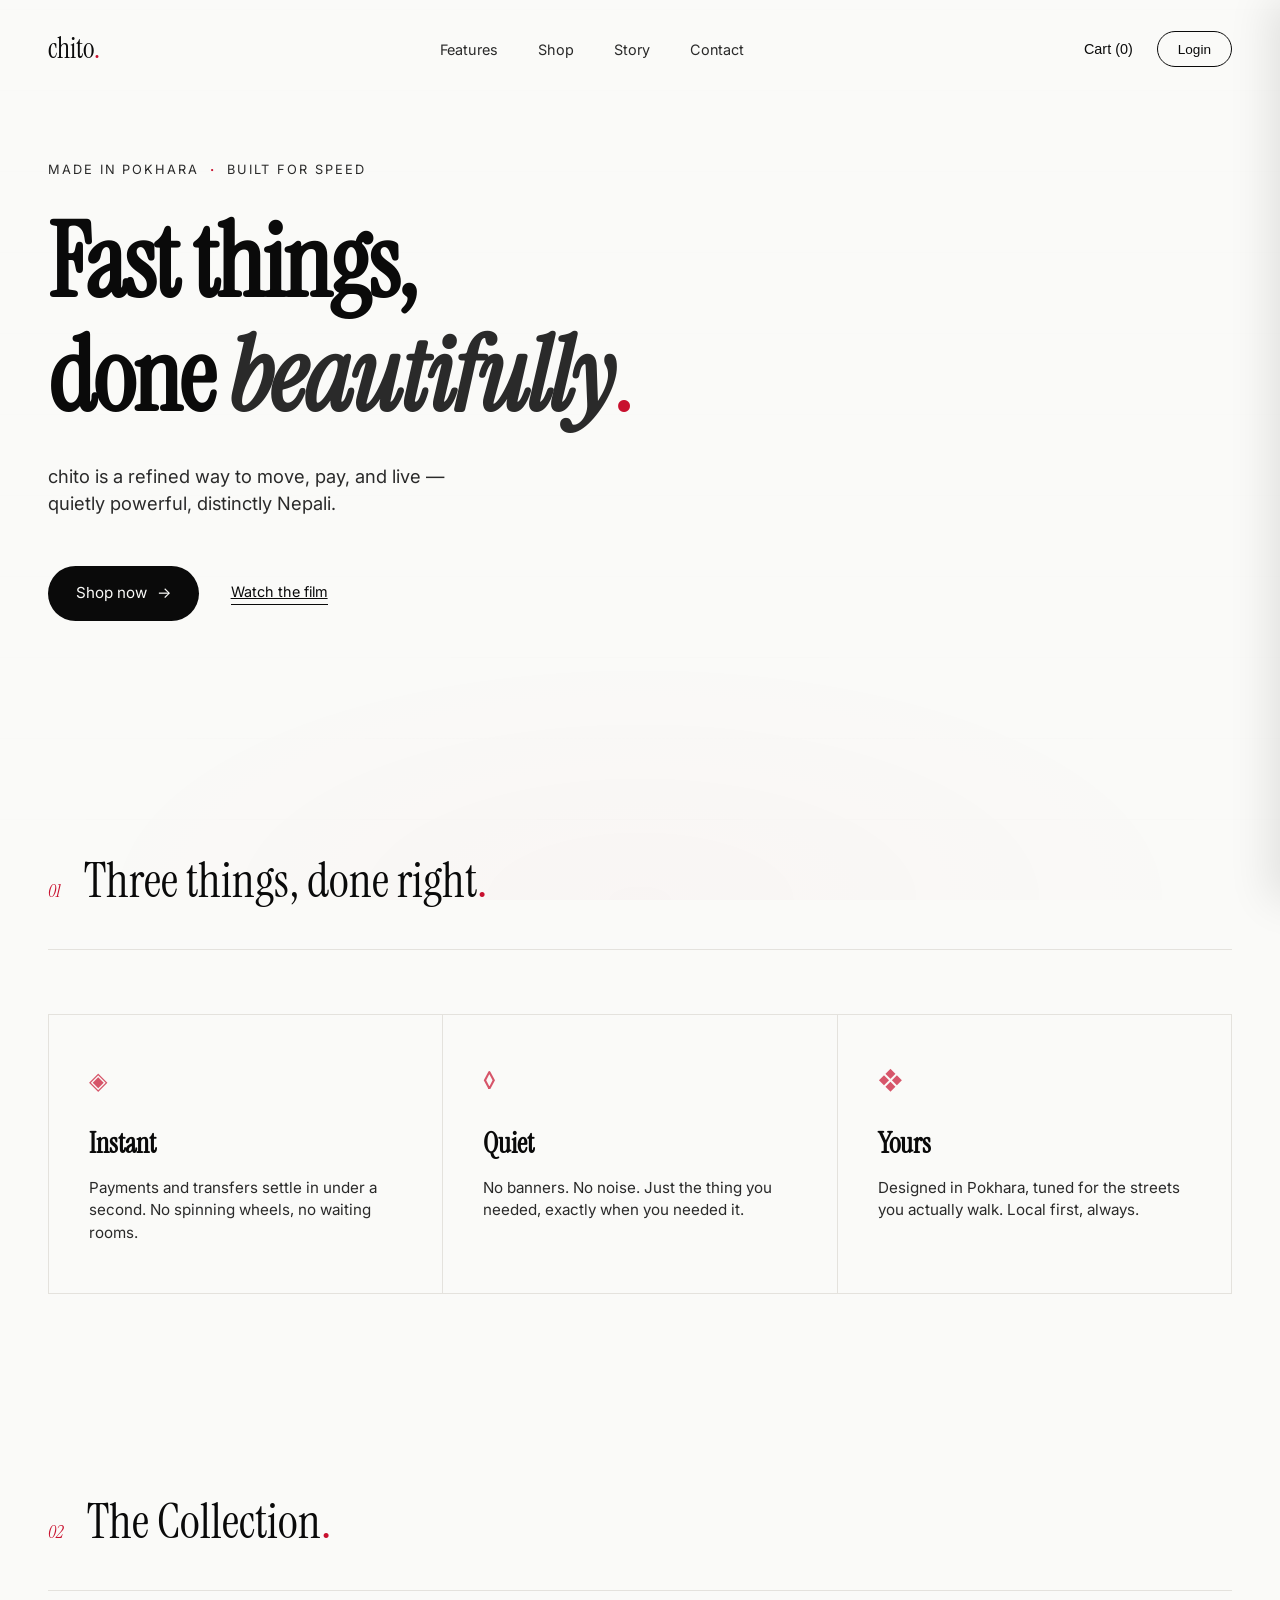
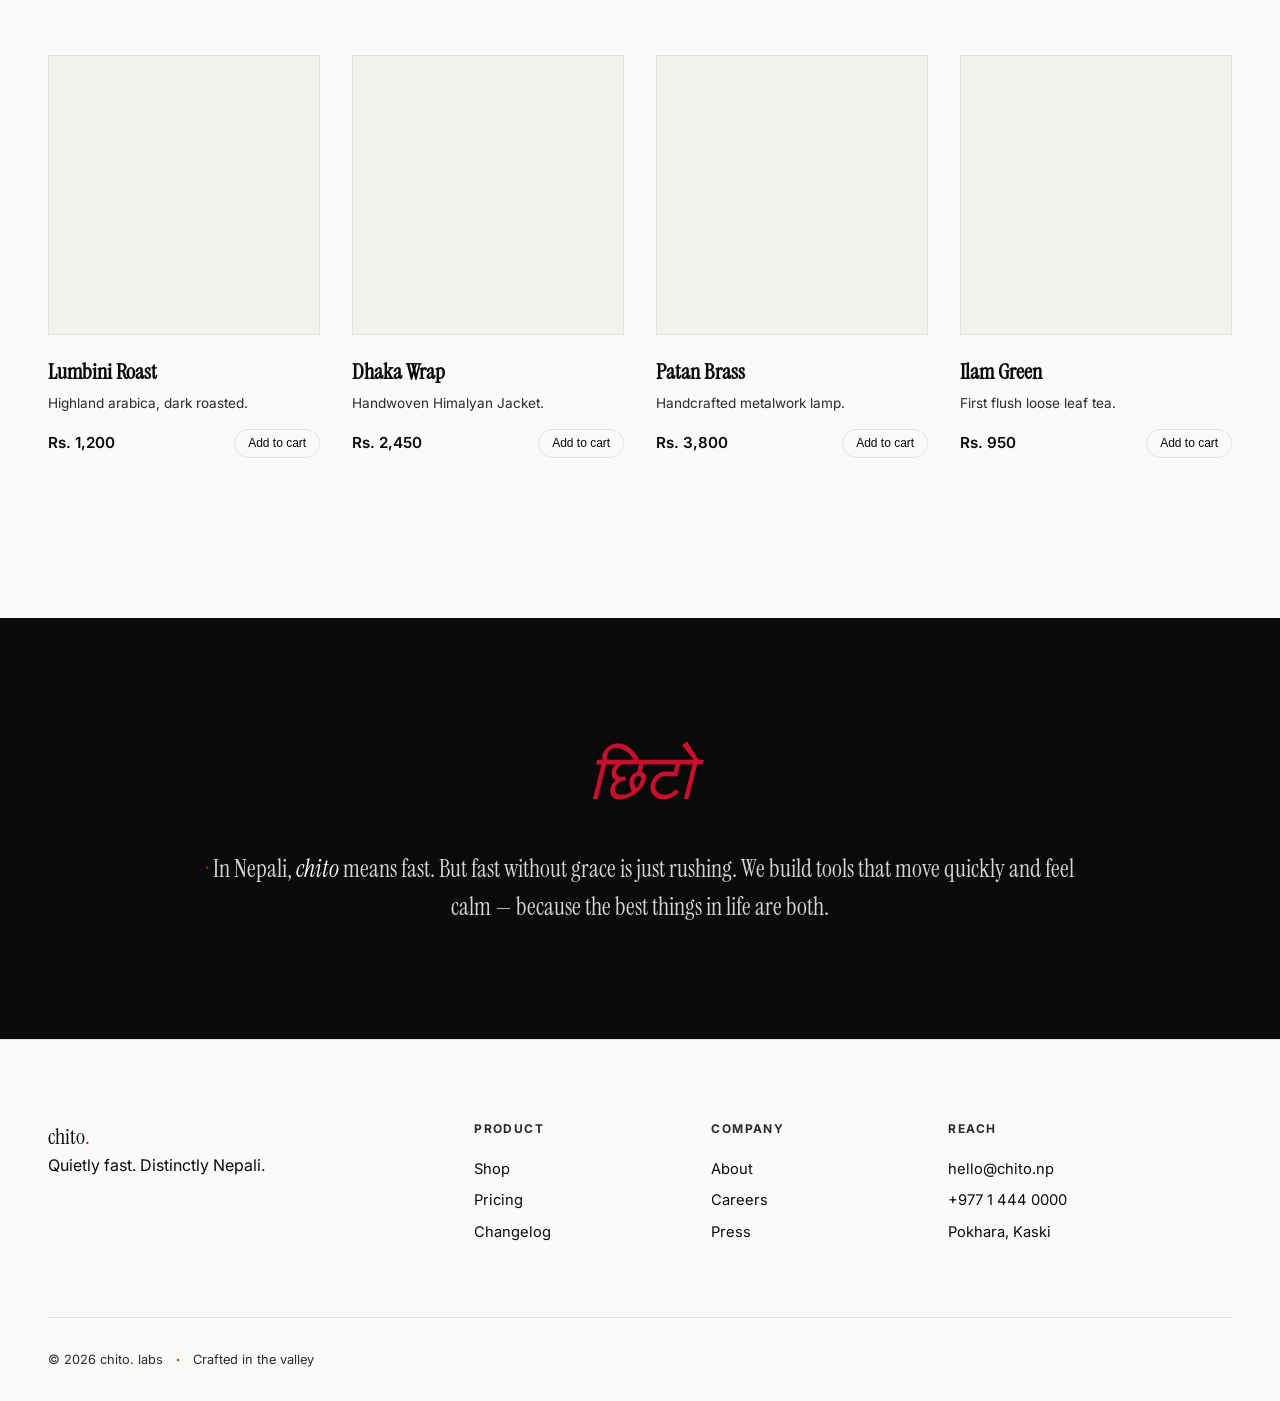
<file: index.html>
<!DOCTYPE html>
<html lang="en">
<head>
  <meta charset="UTF-8" />
  <meta name="viewport" content="width=device-width, initial-scale=1.0" />
  <title>chito. — fast, refined, nepali</title>
  <link rel="preconnect" href="https://fonts.googleapis.com" />
  <link rel="preconnect" href="https://fonts.gstatic.com" crossorigin />
  <link href="https://fonts.googleapis.com/css2?family=Instrument+Serif:ital@0;1&family=Inter:wght@300;400;500;600&display=swap" rel="stylesheet" />
  <link rel="stylesheet" href="style.css" />
</head>
<body>

  <div class="contour-bg" aria-hidden="true"></div>

  <!-- nav -->
  <nav class="nav" id="nav">
    <div class="nav-inner">
      <a href="#" class="logo" aria-label="chito home">chito<span class="dot">.</span></a>
      <ul class="nav-links" id="nav-links">
        <li><a href="#features">Features</a></li>
        <li><a href="#shop">Shop</a></li>
        <li><a href="#story">Story</a></li>
        <li><a href="#contact">Contact</a></li>
      </ul>
      <div class="nav-right">
        <button class="btn-text" id="cart-btn">Cart <span id="cart-count">(0)</span></button>
        <button class="btn-ghost" id="login-btn">Login</button>
        <button class="menu-toggle" id="menu-toggle" aria-label="Toggle menu">
          <span></span><span></span>
        </button>
      </div>
    </div>
  </nav>

  <!-- hero -->
  <header class="hero">
    <p class="eyebrow">Made in Pokhara <span class="dot-mini">·</span> built for speed</p>
    <h1 class="hero-title">Fast things,<br/>done <em>beautifully</em><span class="dot dot-lg">.</span></h1>
    <p class="hero-sub">chito is a refined way to move, pay, and live — quietly powerful, distinctly Nepali.</p>
    <div class="hero-actions">
      <a href="#shop" class="btn-primary">Shop now <span class="arrow">→</span></a>
      <a href="#story" class="btn-text">Watch the film</a>
    </div>
  </header>

  <!-- features -->
  <section id="features" class="features" data-reveal>
    <div class="section-head">
      <span class="section-num">01</span>
      <h2>Three things, done right<span class="dot">.</span></h2>
    </div>
    <div class="feature-grid">
      <article class="feature-card"><div class="card-icon">◈</div><h3>Instant</h3><p>Payments and transfers settle in under a second. No spinning wheels, no waiting rooms.</p></article>
      <article class="feature-card"><div class="card-icon">◊</div><h3>Quiet</h3><p>No banners. No noise. Just the thing you needed, exactly when you needed it.</p></article>
      <article class="feature-card"><div class="card-icon">❖</div><h3>Yours</h3><p>Designed in Pokhara, tuned for the streets you actually walk. Local first, always.</p></article>
    </div>
  </section>

  <!-- shop -->
  <section id="shop" class="shop" data-reveal>
    <div class="section-head">
      <span class="section-num">02</span>
      <h2>The Collection<span class="dot">.</span></h2>
    </div>
    <div class="product-grid">
      <article class="product-card">
        <div class="product-img" style="background-image: url('https://images.unsplash.com/photo-1559056199-641a0ac8b55e?q=80&w=800&auto=format&fit=crop');"></div>
        <div class="product-info">
          <h3>Lumbini Roast</h3><p>Highland arabica, dark roasted.</p>
          <div class="product-action">
            <span class="price">Rs. 1,200</span>
            <button class="add-cart" data-name="Lumbini Roast" data-price="1200">Add to cart</button>
          </div>
        </div>
      </article>
      <article class="product-card">
        <div class="product-img" style="background-image: url('https://images.unsplash.com/photo-1601924994987-69e26d50dc26?q=80&w=800&auto=format&fit=crop');"></div>
        <div class="product-info">
          <h3>Dhaka Wrap</h3><p>Handwoven Himalyan Jacket.</p>
          <div class="product-action">
            <span class="price">Rs. 2,450</span>
            <button class="add-cart" data-name="Dhaka Wrap" data-price="2450">Add to cart</button>
          </div>
        </div>
      </article>
      <article class="product-card">
        <div class="product-img" style="background-image: url('https://images.unsplash.com/photo-1565193566173-7a0ee3dbe261?q=80&w=800&auto=format&fit=crop');"></div>
        <div class="product-info">
          <h3>Patan Brass</h3><p>Handcrafted metalwork lamp.</p>
          <div class="product-action">
            <span class="price">Rs. 3,800</span>
            <button class="add-cart" data-name="Patan Brass" data-price="3800">Add to cart</button>
          </div>
        </div>
      </article>
      <article class="product-card">
        <div class="product-img" style="background-image: url('https://images.unsplash.com/photo-1597318181409-cf64d0b5d8a2?q=80&w=800&auto=format&fit=crop');"></div>
        <div class="product-info">
          <h3>Ilam Green</h3><p>First flush loose leaf tea.</p>
          <div class="product-action">
            <span class="price">Rs. 950</span>
            <button class="add-cart" data-name="Ilam Green" data-price="950">Add to cart</button>
          </div>
        </div>
      </article>
    </div>
  </section>

  <!-- story -->
  <section id="story" class="story" data-reveal>
    <div class="story-inner">
      <p class="devanagari">छिटो</p>
      <p class="story-text"><span class="dot">·</span> In Nepali, <em>chito</em> means fast. But fast without grace is just rushing. We build tools that move quickly and feel calm — because the best things in life are both.</p>
    </div>
  </section>

  <!-- footer -->
  <footer id="contact" class="footer" data-reveal>
    <div class="footer-grid">
      <div><a href="#" class="logo logo-sm">chito<span class="dot">.</span></a><p class="footer-tag">Quietly fast. Distinctly Nepali.</p></div>
      <div class="footer-col"><h4>Product</h4><a href="#shop">Shop</a><a href="#">Pricing</a><a href="#">Changelog</a></div>
      <div class="footer-col"><h4>Company</h4><a href="#">About</a><a href="#">Careers</a><a href="#">Press</a></div>
      <div class="footer-col"><h4>Reach</h4><a href="mailto:hello@chito.np">hello@chito.np</a><a href="#">+977 1 444 0000</a><a href="#">Pokhara, Kaski</a></div>
    </div>
    <div class="footer-base"><span>© 2026 chito<span class="dot">.</span> labs</span><span class="dot-mini">·</span><span>Crafted in the valley</span></div>
  </footer>

  <!-- AUTH MODAL (Login / Signup) -->
  <div class="modal-overlay" id="auth-modal">
    <div class="modal-card">
      <button class="modal-close" id="auth-close">×</button>
      <div class="auth-tabs">
        <button class="auth-tab active" id="tab-login">Sign In</button>
        <button class="auth-tab" id="tab-signup">Sign Up</button>
      </div>
      <form class="login-form" id="auth-form">
        <div class="input-group name-group" id="name-group" style="display: none;">
          <label>Full Name</label>
          <input type="text" placeholder="Ram Sharma" required />
        </div>
        <div class="input-group">
          <label>Email</label>
          <input type="email" placeholder="you@chito.np" required />
        </div>
        <div class="input-group">
          <label>Password</label>
          <input type="password" placeholder="••••••••" required />
        </div>
        <button type="submit" class="btn-primary modal-submit" id="auth-submit">Sign in <span class="arrow">→</span></button>
      </form>
    </div>
  </div>

  <!-- CART DRAWER -->
  <div class="cart-overlay" id="cart-overlay"></div>
  <aside class="cart-drawer" id="cart-drawer">
    <div class="cart-header">
      <h3>Your Cart</h3>
      <button class="cart-close" id="cart-close">×</button>
    </div>
    <div class="cart-items" id="cart-items">
      <p class="cart-empty">Your cart is empty.<br/>Add something beautiful.</p>
    </div>
    <div class="cart-footer">
      <div class="cart-total"><span>Subtotal</span> <span id="cart-total-price">Rs. 0</span></div>
      <button class="btn-primary checkout-btn" id="checkout-btn">Checkout <span class="arrow">→</span></button>
    </div>
  </aside>

  <script src="script.js"></script>
</body>
</html>
</file>
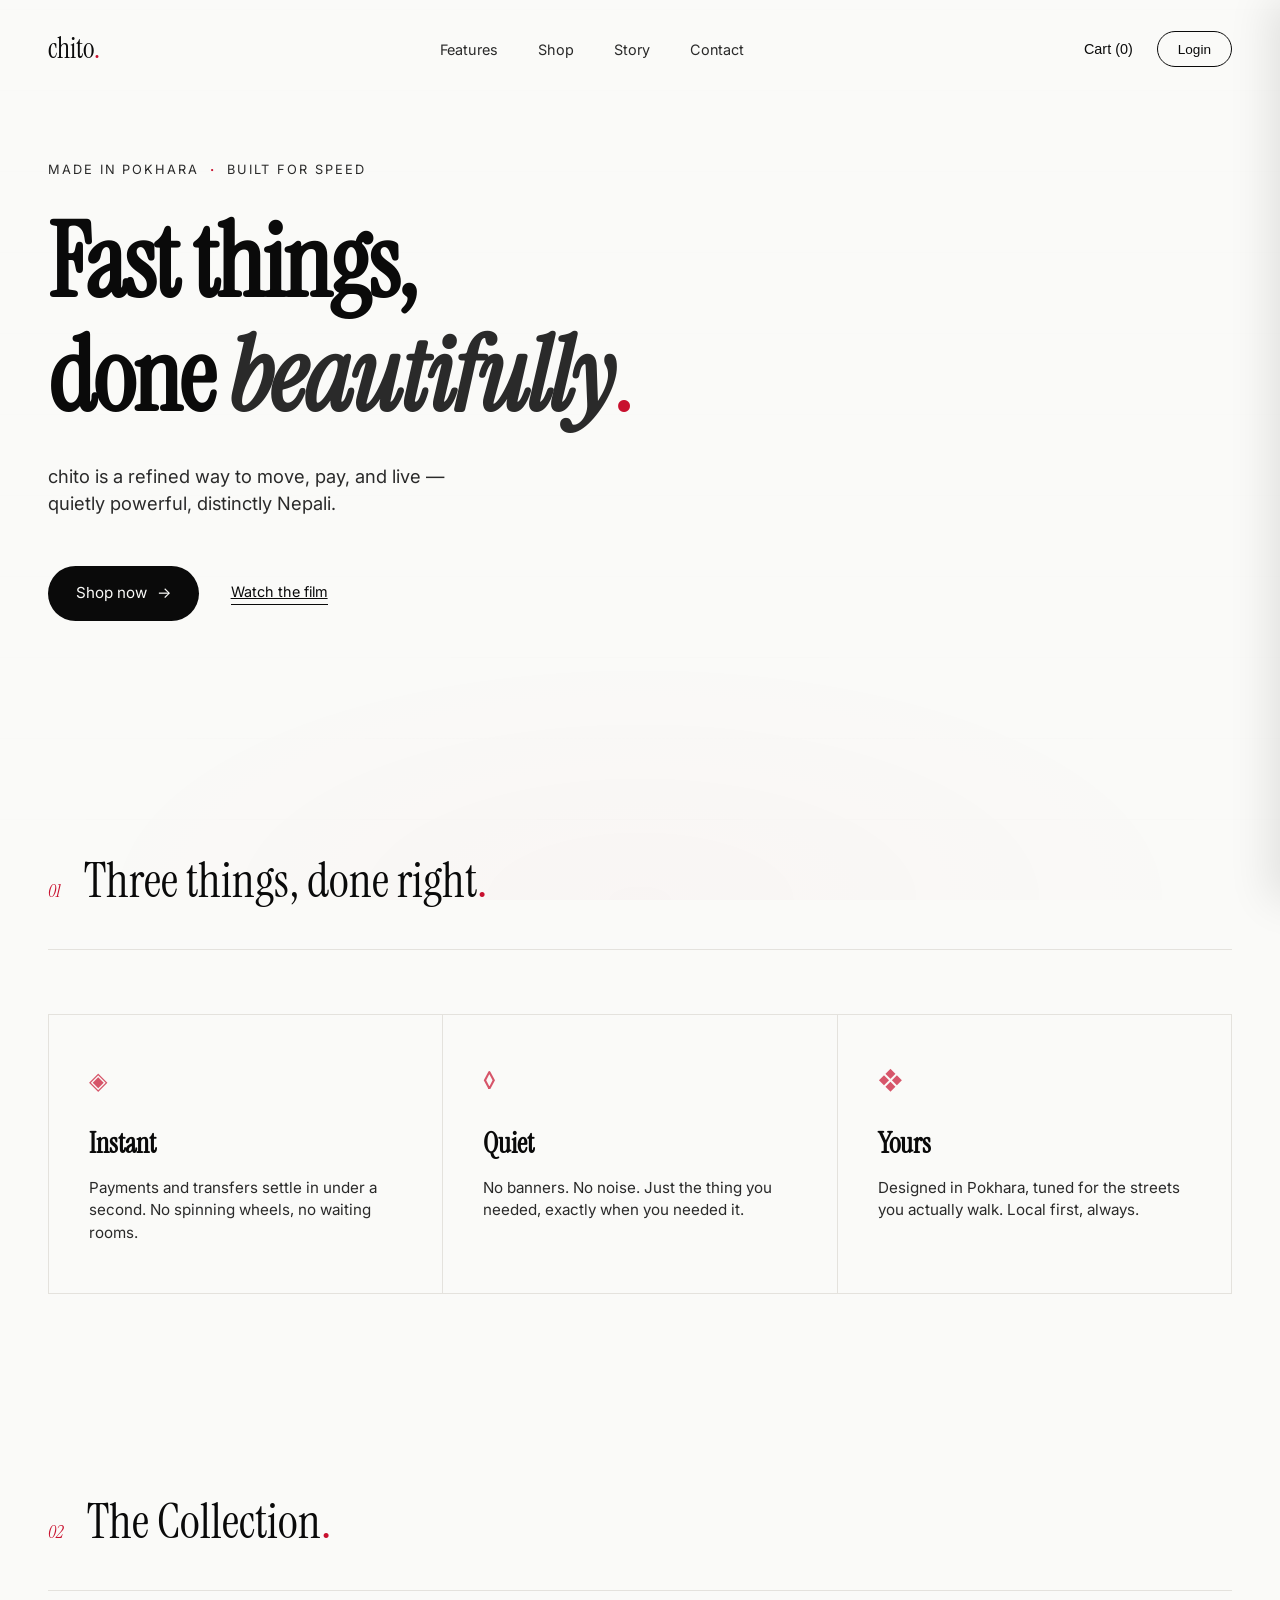
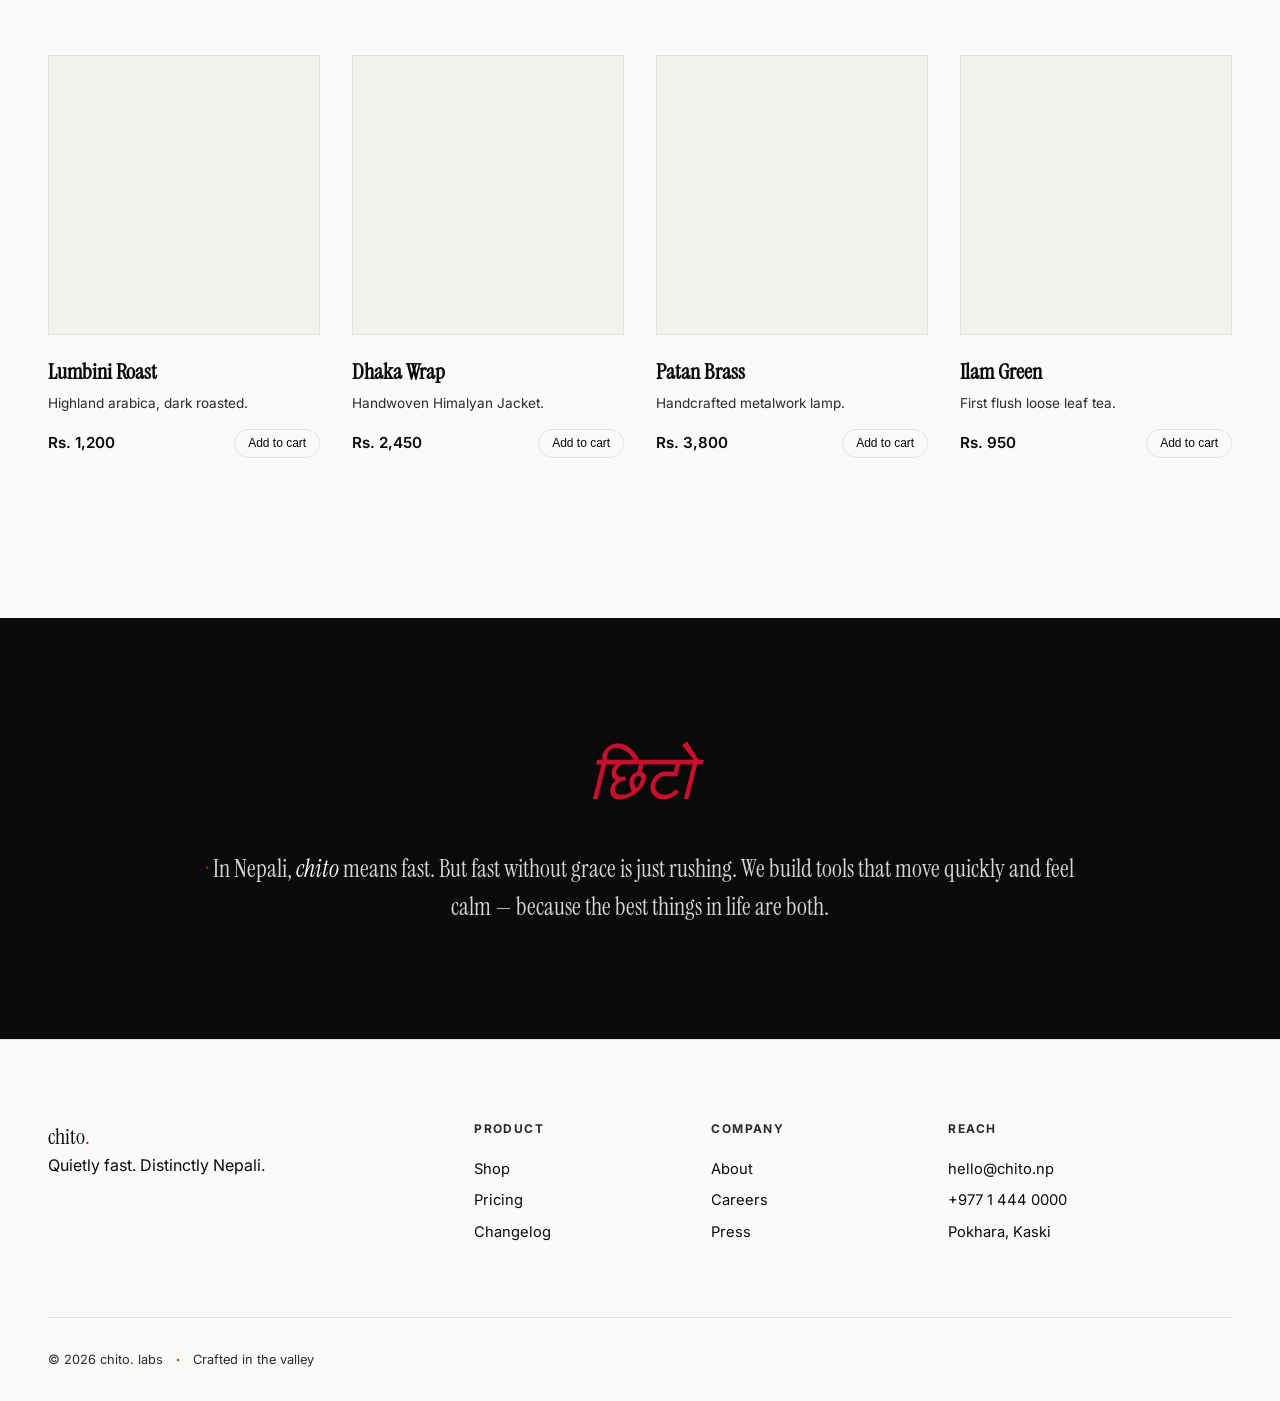
<file: chito-file/index.html>
<!DOCTYPE html>
<html lang="en">
<head>
  <meta charset="UTF-8" />
  <meta name="viewport" content="width=device-width, initial-scale=1.0" />
  <title>chito. — fast, refined, nepali</title>
  <link rel="preconnect" href="https://fonts.googleapis.com" />
  <link rel="preconnect" href="https://fonts.gstatic.com" crossorigin />
  <link href="https://fonts.googleapis.com/css2?family=Instrument+Serif:ital@0;1&family=Inter:wght@300;400;500;600&display=swap" rel="stylesheet" />
  <link rel="stylesheet" href="style.css" />
</head>
<body>

  <div class="contour-bg" aria-hidden="true"></div>

  <!-- nav -->
  <nav class="nav" id="nav">
    <div class="nav-inner">
      <a href="#" class="logo" aria-label="chito home">chito<span class="dot">.</span></a>
      <ul class="nav-links" id="nav-links">
        <li><a href="#features">Features</a></li>
        <li><a href="#shop">Shop</a></li>
        <li><a href="#story">Story</a></li>
        <li><a href="#contact">Contact</a></li>
      </ul>
      <div class="nav-right">
        <button class="btn-text" id="cart-btn">Cart <span id="cart-count">(0)</span></button>
        <button class="btn-ghost" id="login-btn">Login</button>
        <button class="menu-toggle" id="menu-toggle" aria-label="Toggle menu">
          <span></span><span></span>
        </button>
      </div>
    </div>
  </nav>

  <!-- hero -->
  <header class="hero">
    <p class="eyebrow">Made in Pokhara <span class="dot-mini">·</span> built for speed</p>
    <h1 class="hero-title">Fast things,<br/>done <em>beautifully</em><span class="dot dot-lg">.</span></h1>
    <p class="hero-sub">chito is a refined way to move, pay, and live — quietly powerful, distinctly Nepali.</p>
    <div class="hero-actions">
      <a href="#shop" class="btn-primary">Shop now <span class="arrow">→</span></a>
      <a href="#story" class="btn-text">Watch the film</a>
    </div>
  </header>

  <!-- features -->
  <section id="features" class="features" data-reveal>
    <div class="section-head">
      <span class="section-num">01</span>
      <h2>Three things, done right<span class="dot">.</span></h2>
    </div>
    <div class="feature-grid">
      <article class="feature-card"><div class="card-icon">◈</div><h3>Instant</h3><p>Payments and transfers settle in under a second. No spinning wheels, no waiting rooms.</p></article>
      <article class="feature-card"><div class="card-icon">◊</div><h3>Quiet</h3><p>No banners. No noise. Just the thing you needed, exactly when you needed it.</p></article>
      <article class="feature-card"><div class="card-icon">❖</div><h3>Yours</h3><p>Designed in Pokhara, tuned for the streets you actually walk. Local first, always.</p></article>
    </div>
  </section>

  <!-- shop -->
  <section id="shop" class="shop" data-reveal>
    <div class="section-head">
      <span class="section-num">02</span>
      <h2>The Collection<span class="dot">.</span></h2>
    </div>
    <div class="product-grid">
      <article class="product-card">
        <div class="product-img" style="background-image: url('https://images.unsplash.com/photo-1559056199-641a0ac8b55e?q=80&w=800&auto=format&fit=crop');"></div>
        <div class="product-info">
          <h3>Lumbini Roast</h3><p>Highland arabica, dark roasted.</p>
          <div class="product-action">
            <span class="price">Rs. 1,200</span>
            <button class="add-cart" data-name="Lumbini Roast" data-price="1200">Add to cart</button>
          </div>
        </div>
      </article>
      <article class="product-card">
        <div class="product-img" style="background-image: url('https://images.unsplash.com/photo-1601924994987-69e26d50dc26?q=80&w=800&auto=format&fit=crop');"></div>
        <div class="product-info">
          <h3>Dhaka Wrap</h3><p>Handwoven Himalyan Jacket.</p>
          <div class="product-action">
            <span class="price">Rs. 2,450</span>
            <button class="add-cart" data-name="Dhaka Wrap" data-price="2450">Add to cart</button>
          </div>
        </div>
      </article>
      <article class="product-card">
        <div class="product-img" style="background-image: url('https://images.unsplash.com/photo-1565193566173-7a0ee3dbe261?q=80&w=800&auto=format&fit=crop');"></div>
        <div class="product-info">
          <h3>Patan Brass</h3><p>Handcrafted metalwork lamp.</p>
          <div class="product-action">
            <span class="price">Rs. 3,800</span>
            <button class="add-cart" data-name="Patan Brass" data-price="3800">Add to cart</button>
          </div>
        </div>
      </article>
      <article class="product-card">
        <div class="product-img" style="background-image: url('https://images.unsplash.com/photo-1597318181409-cf64d0b5d8a2?q=80&w=800&auto=format&fit=crop');"></div>
        <div class="product-info">
          <h3>Ilam Green</h3><p>First flush loose leaf tea.</p>
          <div class="product-action">
            <span class="price">Rs. 950</span>
            <button class="add-cart" data-name="Ilam Green" data-price="950">Add to cart</button>
          </div>
        </div>
      </article>
    </div>
  </section>

  <!-- story -->
  <section id="story" class="story" data-reveal>
    <div class="story-inner">
      <p class="devanagari">छिटो</p>
      <p class="story-text"><span class="dot">·</span> In Nepali, <em>chito</em> means fast. But fast without grace is just rushing. We build tools that move quickly and feel calm — because the best things in life are both.</p>
    </div>
  </section>

  <!-- footer -->
  <footer id="contact" class="footer" data-reveal>
    <div class="footer-grid">
      <div><a href="#" class="logo logo-sm">chito<span class="dot">.</span></a><p class="footer-tag">Quietly fast. Distinctly Nepali.</p></div>
      <div class="footer-col"><h4>Product</h4><a href="#shop">Shop</a><a href="#">Pricing</a><a href="#">Changelog</a></div>
      <div class="footer-col"><h4>Company</h4><a href="#">About</a><a href="#">Careers</a><a href="#">Press</a></div>
      <div class="footer-col"><h4>Reach</h4><a href="mailto:hello@chito.np">hello@chito.np</a><a href="#">+977 1 444 0000</a><a href="#">Pokhara, Kaski</a></div>
    </div>
    <div class="footer-base"><span>© 2026 chito<span class="dot">.</span> labs</span><span class="dot-mini">·</span><span>Crafted in the valley</span></div>
  </footer>

  <!-- AUTH MODAL (Login / Signup) -->
  <div class="modal-overlay" id="auth-modal">
    <div class="modal-card">
      <button class="modal-close" id="auth-close">×</button>
      <div class="auth-tabs">
        <button class="auth-tab active" id="tab-login">Sign In</button>
        <button class="auth-tab" id="tab-signup">Sign Up</button>
      </div>
      <form class="login-form" id="auth-form">
        <div class="input-group name-group" id="name-group" style="display: none;">
          <label>Full Name</label>
          <input type="text" placeholder="Ram Sharma" required />
        </div>
        <div class="input-group">
          <label>Email</label>
          <input type="email" placeholder="you@chito.np" required />
        </div>
        <div class="input-group">
          <label>Password</label>
          <input type="password" placeholder="••••••••" required />
        </div>
        <button type="submit" class="btn-primary modal-submit" id="auth-submit">Sign in <span class="arrow">→</span></button>
      </form>
    </div>
  </div>

  <!-- CART DRAWER -->
  <div class="cart-overlay" id="cart-overlay"></div>
  <aside class="cart-drawer" id="cart-drawer">
    <div class="cart-header">
      <h3>Your Cart</h3>
      <button class="cart-close" id="cart-close">×</button>
    </div>
    <div class="cart-items" id="cart-items">
      <p class="cart-empty">Your cart is empty.<br/>Add something beautiful.</p>
    </div>
    <div class="cart-footer">
      <div class="cart-total"><span>Subtotal</span> <span id="cart-total-price">Rs. 0</span></div>
      <button class="btn-primary checkout-btn" id="checkout-btn">Checkout <span class="arrow">→</span></button>
    </div>
  </aside>

  <script src="script.js"></script>
</body>
</html>
</file>
<file: style.css>
/* ============================================
   chito. — premium minimal system
   ============================================ */
:root {
  --ink: #0A0A0A; --ink-soft: #2A2A2A;
  --paper: #FAFAF8; --paper-2: #F2F2EF;
  --line: #E4E2DD;
  --crimson: #C8102E; --crimson-tint: rgba(200, 16, 46, 0.04);
  --serif: "Instrument Serif", Georgia, serif;
  --sans: "Inter", -apple-system, sans-serif;
  --ease: cubic-bezier(0.22, 1, 0.36, 1);
}

* { margin: 0; padding: 0; box-sizing: border-box; }
html { scroll-behavior: smooth; }
body { font-family: var(--sans); background: var(--paper); color: var(--ink); line-height: 1.5; -webkit-font-smoothing: antialiased; overflow-x: hidden; position: relative; }
.contour-bg { position: fixed; inset: 0; pointer-events: none; z-index: 0; opacity: 0.5; background-image: radial-gradient(ellipse 80% 50% at 50% 100%, var(--crimson-tint), transparent 60%), repeating-linear-gradient(0deg, transparent 0px, transparent 80px, rgba(10, 10, 10, 0.012) 80px, rgba(10, 10, 10, 0.012) 81px); }

/* NAV */
.nav { position: fixed; top: 0; left: 0; right: 0; z-index: 100; transition: background 0.4s var(--ease); }
.nav.scrolled { background: rgba(250, 250, 248, 0.85); backdrop-filter: blur(16px); border-bottom: 1px solid var(--line); }
.nav-inner { display: flex; align-items: center; justify-content: space-between; padding: 1.75rem 3rem; max-width: 1280px; margin: 0 auto; transition: padding 0.4s var(--ease); }
.nav.scrolled .nav-inner { padding-top: 1.25rem; padding-bottom: 1.25rem; }
.logo { font-family: var(--serif); font-size: 1.75rem; color: var(--ink); text-decoration: none; z-index: 101; }
.logo-sm { font-size: 1.4rem; }
.dot { color: var(--crimson); font-weight: 500; } .dot-lg { font-size: 1.1em; } .dot-mini { color: var(--crimson); margin: 0 0.4em; font-weight: 700; }
.nav-links { display: flex; gap: 2.5rem; list-style: none; }
.nav-links a { color: var(--ink-soft); text-decoration: none; font-size: 0.9rem; transition: color 0.3s var(--ease); }
.nav-links a:hover { color: var(--crimson); }
.nav-right { display: flex; align-items: center; gap: 1.5rem; }
.btn-ghost { padding: 0.6rem 1.25rem; border: 1px solid var(--ink); color: var(--ink); background: transparent; font-size: 0.85rem; border-radius: 999px; cursor: pointer; transition: all 0.3s var(--ease); }
.btn-ghost:hover { background: var(--ink); color: var(--paper); }
.btn-text { color: var(--ink); background: transparent; border: none; font-size: 0.9rem; cursor: pointer; transition: color 0.3s var(--ease); }
.btn-text:hover { color: var(--crimson); }
.menu-toggle { display: none; flex-direction: column; justify-content: space-between; width: 24px; height: 14px; background: none; border: none; cursor: pointer; z-index: 101; }
.menu-toggle span { display: block; width: 100%; height: 1.5px; background: var(--ink); transition: all 0.3s var(--ease); }
.menu-toggle.active span:nth-child(1) { transform: translateY(6px) rotate(45deg); }
.menu-toggle.active span:nth-child(2) { transform: translateY(-6px) rotate(-45deg); }

/* HERO */
.hero { position: relative; z-index: 1; max-width: 1280px; margin: 0 auto; padding: 10rem 3rem 8rem; }
.eyebrow { font-size: 0.8rem; letter-spacing: 0.15em; text-transform: uppercase; color: var(--ink-soft); margin-bottom: 2rem; }
.hero-title { font-family: var(--serif); font-size: clamp(3rem, 8vw, 6.5rem); line-height: 1.02; letter-spacing: -0.02em; margin-bottom: 2rem; }
.hero-title em { font-style: italic; color: var(--ink-soft); }
.hero-sub { font-size: 1.15rem; color: var(--ink-soft); max-width: 38ch; margin-bottom: 3rem; }
.hero-actions { display: flex; align-items: center; gap: 2rem; }
.btn-primary { background: var(--ink); color: var(--paper); padding: 1rem 1.75rem; border-radius: 999px; text-decoration: none; font-size: 0.95rem; display: inline-flex; align-items: center; gap: 0.6rem; border: none; cursor: pointer; transition: all 0.4s var(--ease); }
.btn-primary:hover { background: var(--crimson); }
.btn-primary .arrow { transition: transform 0.4s var(--ease); }
.btn-primary:hover .arrow { transform: translateX(4px); }
.hero .btn-text { border-bottom: 1px solid var(--ink); padding-bottom: 2px; }

/* SECTIONS */
.features, .shop { position: relative; z-index: 1; max-width: 1280px; margin: 0 auto; padding: 6rem 3rem; }
.section-head { display: flex; align-items: baseline; gap: 1.5rem; margin-bottom: 4rem; padding-bottom: 2rem; border-bottom: 1px solid var(--line); }
.section-num { font-family: var(--serif); font-size: 1.1rem; color: var(--crimson); font-style: italic; }
.section-head h2 { font-family: var(--serif); font-size: clamp(2rem, 4vw, 3rem); font-weight: 400; }
.feature-grid { display: grid; grid-template-columns: repeat(3, 1fr); gap: 1px; background: var(--line); border: 1px solid var(--line); }
.feature-card { background: var(--paper); padding: 3rem 2.5rem; transition: background 0.5s var(--ease); position: relative; }
.feature-card:hover { background: var(--paper-2); }
.feature-card::before { content: ""; position: absolute; top: 0; left: 0; width: 0; height: 2px; background: var(--crimson); transition: width 0.6s var(--ease); }
.feature-card:hover::before { width: 100%; }
.card-icon { font-size: 1.5rem; color: var(--crimson); margin-bottom: 1.5rem; opacity: 0.7; }
.feature-card h3 { font-family: var(--serif); font-size: 1.75rem; margin-bottom: 0.75rem; }
.feature-card p { color: var(--ink-soft); font-size: 0.95rem; }

/* SHOP */
.product-grid { display: grid; grid-template-columns: repeat(4, 1fr); gap: 2rem; }
.product-card { transition: transform 0.5s var(--ease); }
.product-card:hover { transform: translateY(-5px); }
.product-img { width: 100%; height: 280px; background-size: cover; background-position: center; background-color: var(--paper-2); margin-bottom: 1.25rem; border: 1px solid var(--line); transition: border-color 0.4s var(--ease); }
.product-card:hover .product-img { border-color: var(--crimson); }
.product-info h3 { font-family: var(--serif); font-size: 1.4rem; margin-bottom: 0.25rem; }
.product-info p { font-size: 0.85rem; color: var(--ink-soft); margin-bottom: 1rem; }
.product-action { display: flex; justify-content: space-between; align-items: center; }
.price { font-weight: 600; font-size: 0.95rem; }
.add-cart { background: transparent; border: 1px solid var(--line); padding: 0.4rem 0.8rem; font-size: 0.75rem; border-radius: 999px; cursor: pointer; color: var(--ink); transition: all 0.3s var(--ease); }
.add-cart:hover { background: var(--ink); color: var(--paper); border-color: var(--ink); }
.add-cart.added { background: var(--crimson); color: var(--paper); border-color: var(--crimson); }

/* STORY */
.story { position: relative; z-index: 1; background: var(--ink); color: var(--paper); padding: 7rem 3rem; margin-top: 4rem; }
.story-inner { max-width: 900px; margin: 0 auto; text-align: center; }
.devanagari { font-family: var(--serif); font-size: 4rem; color: var(--crimson); margin-bottom: 1.5rem; font-style: italic; }
.story-text { font-family: var(--serif); font-size: 1.5rem; line-height: 1.6; color: rgba(250, 250, 248, 0.85); }
.story-text em { color: var(--paper); font-style: italic; }

/* FOOTER */
.footer { position: relative; z-index: 1; max-width: 1280px; margin: 0 auto; padding: 5rem 3rem 2rem; border-top: 1px solid var(--line); }
.footer-grid { display: grid; grid-template-columns: 2fr 1fr 1fr 1.5fr; gap: 3rem; margin-bottom: 4rem; }
.footer-col h4 { font-size: 0.75rem; text-transform: uppercase; letter-spacing: 0.12em; color: var(--ink-soft); margin-bottom: 1.25rem; }
.footer-col a { display: block; color: var(--ink); text-decoration: none; font-size: 0.92rem; margin-bottom: 0.6rem; transition: color 0.3s var(--ease); }
.footer-col a:hover { color: var(--crimson); }
.footer-base { display: flex; align-items: center; gap: 0.5rem; padding-top: 2rem; border-top: 1px solid var(--line); font-size: 0.8rem; color: var(--ink-soft); }

/* AUTH MODAL */
.modal-overlay { position: fixed; inset: 0; background: rgba(10, 10, 10, 0.6); backdrop-filter: blur(8px); z-index: 200; display: flex; align-items: center; justify-content: center; opacity: 0; pointer-events: none; transition: opacity 0.4s var(--ease); }
.modal-overlay.active { opacity: 1; pointer-events: all; }
.modal-card { background: var(--paper); width: 90%; max-width: 420px; padding: 3rem; position: relative; border: 1px solid var(--line); transform: translateY(20px) scale(0.98); transition: transform 0.5s var(--ease); }
.modal-overlay.active .modal-card { transform: translateY(0) scale(1); }
.modal-close { position: absolute; top: 1.5rem; right: 1.5rem; background: none; border: none; font-size: 1.5rem; color: var(--ink-soft); cursor: pointer; transition: color 0.3s var(--ease); }
.modal-close:hover { color: var(--crimson); }
.auth-tabs { display: flex; gap: 2rem; margin-bottom: 2rem; border-bottom: 1px solid var(--line); }
.auth-tab { background: none; border: none; font-size: 1.1rem; font-family: var(--serif); color: var(--ink-soft); cursor: pointer; padding-bottom: 0.5rem; border-bottom: 2px solid transparent; transition: all 0.3s var(--ease); }
.auth-tab.active { color: var(--ink); border-color: var(--crimson); }
.input-group { margin-bottom: 1.5rem; }
.input-group label { display: block; font-size: 0.75rem; text-transform: uppercase; letter-spacing: 0.1em; color: var(--ink-soft); margin-bottom: 0.5rem; }
.input-group input { width: 100%; padding: 0.75rem 0; background: transparent; border: none; border-bottom: 1px solid var(--line); font-family: var(--sans); font-size: 1rem; outline: none; transition: border-color 0.3s var(--ease); }
.input-group input:focus { border-color: var(--crimson); }
.modal-submit { width: 100%; justify-content: center; margin-top: 0.5rem; }

/* CART DRAWER */
.cart-overlay { position: fixed; inset: 0; background: rgba(10, 10, 10, 0.5); backdrop-filter: blur(4px); z-index: 200; opacity: 0; pointer-events: none; transition: opacity 0.4s var(--ease); }
.cart-overlay.active { opacity: 1; pointer-events: all; }
.cart-drawer { position: fixed; top: 0; right: 0; width: 100%; max-width: 420px; height: 100vh; background: var(--paper); z-index: 201; transform: translateX(100%); transition: transform 0.5s var(--ease); display: flex; flex-direction: column; box-shadow: -10px 0 40px rgba(0,0,0,0.1); }
.cart-drawer.active { transform: translateX(0); }
.cart-header { display: flex; justify-content: space-between; align-items: center; padding: 2rem; border-bottom: 1px solid var(--line); }
.cart-header h3 { font-family: var(--serif); font-size: 1.5rem; font-weight: 400; }
.cart-close { background: none; border: none; font-size: 1.5rem; cursor: pointer; color: var(--ink-soft); transition: color 0.3s var(--ease); }
.cart-close:hover { color: var(--crimson); }
.cart-items { flex-grow: 1; overflow-y: auto; padding: 1.5rem 2rem; }
.cart-empty { color: var(--ink-soft); text-align: center; margin-top: 3rem; font-size: 0.9rem; }
.cart-item { display: flex; justify-content: space-between; align-items: center; padding: 1rem 0; border-bottom: 1px solid var(--line); }
.cart-item h4 { font-size: 1rem; font-weight: 500; }
.cart-item span { font-size: 0.9rem; color: var(--ink-soft); }
.cart-remove { background: none; border: none; color: var(--crimson); cursor: pointer; font-size: 0.8rem; text-decoration: underline; padding: 0; margin-top: 0.25rem; }
.cart-footer { padding: 1.5rem 2rem; border-top: 1px solid var(--line); }
.cart-total { display: flex; justify-content: space-between; margin-bottom: 1.5rem; font-size: 1.1rem; font-weight: 500; }
.checkout-btn { width: 100%; justify-content: center; }

/* REVEAL */
[data-reveal] { opacity: 0; transform: translateY(30px); transition: opacity 0.9s var(--ease), transform 0.9s var(--ease); }
[data-reveal].revealed { opacity: 1; transform: translateY(0); }

/* RESPONSIVE */
@media (max-width: 1024px) { .product-grid { grid-template-columns: repeat(2, 1fr); } }
@media (max-width: 880px) {
  .nav-inner { padding: 1.25rem 1.5rem; }
  .btn-ghost { display: none; } 
  .nav-links { position: fixed; top: 0; right: 0; height: 100vh; width: 100%; background: var(--paper); flex-direction: column; align-items: center; justify-content: center; gap: 2.5rem; transform: translateX(100%); transition: transform 0.5s var(--ease); z-index: 100; }
  .nav-links.active { transform: translateX(0); }
  .nav-links a { font-size: 2rem; font-family: var(--serif); }
  .menu-toggle { display: flex; }
  .hero, .features, .shop, .footer { padding-left: 1.5rem; padding-right: 1.5rem; }
  .hero { padding-top: 8rem; padding-bottom: 5rem; }
  .feature-grid { grid-template-columns: 1fr; }
  .product-grid { grid-template-columns: 1fr; }
  .footer-grid { grid-template-columns: 1fr 1fr; }
  .story { padding: 5rem 1.5rem; } .devanagari { font-size: 3rem; } .story-text { font-size: 1.2rem; }
  .hero-actions { flex-direction: column; align-items: flex-start; gap: 1.5rem; }
  .footer-base { flex-direction: column; gap: 0.5rem; }
}

@keyframes rise { from { opacity: 0; transform: translateY(12px); } to { opacity: 1; transform: translateY(0); } }
.hero > * { animation: rise 0.9s var(--ease) both; }
.hero > *:nth-child(2) { animation-delay: 0.1s; } .hero > *:nth-child(3) { animation-delay: 0.2s; } .hero > *:nth-child(4) { animation-delay: 0.3s; }
/* CART ITEM CONTROLS (Add to bottom of style.css) */
.cart-item { display: flex; justify-content: space-between; align-items: flex-start; padding: 1.5rem 0; border-bottom: 1px solid var(--line); }
.cart-item-info h4 { font-size: 1.1rem; font-family: var(--serif); font-weight: 400; margin-bottom: 0.25rem; }
.cart-item-price { font-size: 0.85rem; color: var(--ink-soft); display: block; margin-bottom: 0.75rem; }
.cart-qty-controls { display: flex; align-items: center; gap: 0.75rem; border: 1px solid var(--line); border-radius: 999px; padding: 0.2rem 0.5rem; width: fit-content; }
.qty-btn { background: none; border: none; font-size: 1.1rem; cursor: pointer; color: var(--ink-soft); width: 20px; height: 20px; display: flex; align-items: center; justify-content: center; transition: color 0.3s ease; }
.qty-btn:hover { color: var(--crimson); }
.qty-num { font-size: 0.9rem; font-weight: 500; min-width: 15px; text-align: center; }
.cart-item-actions { text-align: right; display: flex; flex-direction: column; justify-content: space-between; align-items: flex-end; height: 100%; }
.cart-item-total { font-weight: 600; font-size: 1rem; margin-bottom: 0.5rem; }
.cart-remove { background: none; border: none; color: var(--crimson); cursor: pointer; font-size: 0.8rem; text-decoration: underline; padding: 0; }
.cart-remove:hover { color: var(--ink); }
</file>
<file: chito-file/style.css>
/* ============================================
   chito. — premium minimal system
   ============================================ */
:root {
  --ink: #0A0A0A; --ink-soft: #2A2A2A;
  --paper: #FAFAF8; --paper-2: #F2F2EF;
  --line: #E4E2DD;
  --crimson: #C8102E; --crimson-tint: rgba(200, 16, 46, 0.04);
  --serif: "Instrument Serif", Georgia, serif;
  --sans: "Inter", -apple-system, sans-serif;
  --ease: cubic-bezier(0.22, 1, 0.36, 1);
}

* { margin: 0; padding: 0; box-sizing: border-box; }
html { scroll-behavior: smooth; }
body { font-family: var(--sans); background: var(--paper); color: var(--ink); line-height: 1.5; -webkit-font-smoothing: antialiased; overflow-x: hidden; position: relative; }
.contour-bg { position: fixed; inset: 0; pointer-events: none; z-index: 0; opacity: 0.5; background-image: radial-gradient(ellipse 80% 50% at 50% 100%, var(--crimson-tint), transparent 60%), repeating-linear-gradient(0deg, transparent 0px, transparent 80px, rgba(10, 10, 10, 0.012) 80px, rgba(10, 10, 10, 0.012) 81px); }

/* NAV */
.nav { position: fixed; top: 0; left: 0; right: 0; z-index: 100; transition: background 0.4s var(--ease); }
.nav.scrolled { background: rgba(250, 250, 248, 0.85); backdrop-filter: blur(16px); border-bottom: 1px solid var(--line); }
.nav-inner { display: flex; align-items: center; justify-content: space-between; padding: 1.75rem 3rem; max-width: 1280px; margin: 0 auto; transition: padding 0.4s var(--ease); }
.nav.scrolled .nav-inner { padding-top: 1.25rem; padding-bottom: 1.25rem; }
.logo { font-family: var(--serif); font-size: 1.75rem; color: var(--ink); text-decoration: none; z-index: 101; }
.logo-sm { font-size: 1.4rem; }
.dot { color: var(--crimson); font-weight: 500; } .dot-lg { font-size: 1.1em; } .dot-mini { color: var(--crimson); margin: 0 0.4em; font-weight: 700; }
.nav-links { display: flex; gap: 2.5rem; list-style: none; }
.nav-links a { color: var(--ink-soft); text-decoration: none; font-size: 0.9rem; transition: color 0.3s var(--ease); }
.nav-links a:hover { color: var(--crimson); }
.nav-right { display: flex; align-items: center; gap: 1.5rem; }
.btn-ghost { padding: 0.6rem 1.25rem; border: 1px solid var(--ink); color: var(--ink); background: transparent; font-size: 0.85rem; border-radius: 999px; cursor: pointer; transition: all 0.3s var(--ease); }
.btn-ghost:hover { background: var(--ink); color: var(--paper); }
.btn-text { color: var(--ink); background: transparent; border: none; font-size: 0.9rem; cursor: pointer; transition: color 0.3s var(--ease); }
.btn-text:hover { color: var(--crimson); }
.menu-toggle { display: none; flex-direction: column; justify-content: space-between; width: 24px; height: 14px; background: none; border: none; cursor: pointer; z-index: 101; }
.menu-toggle span { display: block; width: 100%; height: 1.5px; background: var(--ink); transition: all 0.3s var(--ease); }
.menu-toggle.active span:nth-child(1) { transform: translateY(6px) rotate(45deg); }
.menu-toggle.active span:nth-child(2) { transform: translateY(-6px) rotate(-45deg); }

/* HERO */
.hero { position: relative; z-index: 1; max-width: 1280px; margin: 0 auto; padding: 10rem 3rem 8rem; }
.eyebrow { font-size: 0.8rem; letter-spacing: 0.15em; text-transform: uppercase; color: var(--ink-soft); margin-bottom: 2rem; }
.hero-title { font-family: var(--serif); font-size: clamp(3rem, 8vw, 6.5rem); line-height: 1.02; letter-spacing: -0.02em; margin-bottom: 2rem; }
.hero-title em { font-style: italic; color: var(--ink-soft); }
.hero-sub { font-size: 1.15rem; color: var(--ink-soft); max-width: 38ch; margin-bottom: 3rem; }
.hero-actions { display: flex; align-items: center; gap: 2rem; }
.btn-primary { background: var(--ink); color: var(--paper); padding: 1rem 1.75rem; border-radius: 999px; text-decoration: none; font-size: 0.95rem; display: inline-flex; align-items: center; gap: 0.6rem; border: none; cursor: pointer; transition: all 0.4s var(--ease); }
.btn-primary:hover { background: var(--crimson); }
.btn-primary .arrow { transition: transform 0.4s var(--ease); }
.btn-primary:hover .arrow { transform: translateX(4px); }
.hero .btn-text { border-bottom: 1px solid var(--ink); padding-bottom: 2px; }

/* SECTIONS */
.features, .shop { position: relative; z-index: 1; max-width: 1280px; margin: 0 auto; padding: 6rem 3rem; }
.section-head { display: flex; align-items: baseline; gap: 1.5rem; margin-bottom: 4rem; padding-bottom: 2rem; border-bottom: 1px solid var(--line); }
.section-num { font-family: var(--serif); font-size: 1.1rem; color: var(--crimson); font-style: italic; }
.section-head h2 { font-family: var(--serif); font-size: clamp(2rem, 4vw, 3rem); font-weight: 400; }
.feature-grid { display: grid; grid-template-columns: repeat(3, 1fr); gap: 1px; background: var(--line); border: 1px solid var(--line); }
.feature-card { background: var(--paper); padding: 3rem 2.5rem; transition: background 0.5s var(--ease); position: relative; }
.feature-card:hover { background: var(--paper-2); }
.feature-card::before { content: ""; position: absolute; top: 0; left: 0; width: 0; height: 2px; background: var(--crimson); transition: width 0.6s var(--ease); }
.feature-card:hover::before { width: 100%; }
.card-icon { font-size: 1.5rem; color: var(--crimson); margin-bottom: 1.5rem; opacity: 0.7; }
.feature-card h3 { font-family: var(--serif); font-size: 1.75rem; margin-bottom: 0.75rem; }
.feature-card p { color: var(--ink-soft); font-size: 0.95rem; }

/* SHOP */
.product-grid { display: grid; grid-template-columns: repeat(4, 1fr); gap: 2rem; }
.product-card { transition: transform 0.5s var(--ease); }
.product-card:hover { transform: translateY(-5px); }
.product-img { width: 100%; height: 280px; background-size: cover; background-position: center; background-color: var(--paper-2); margin-bottom: 1.25rem; border: 1px solid var(--line); transition: border-color 0.4s var(--ease); }
.product-card:hover .product-img { border-color: var(--crimson); }
.product-info h3 { font-family: var(--serif); font-size: 1.4rem; margin-bottom: 0.25rem; }
.product-info p { font-size: 0.85rem; color: var(--ink-soft); margin-bottom: 1rem; }
.product-action { display: flex; justify-content: space-between; align-items: center; }
.price { font-weight: 600; font-size: 0.95rem; }
.add-cart { background: transparent; border: 1px solid var(--line); padding: 0.4rem 0.8rem; font-size: 0.75rem; border-radius: 999px; cursor: pointer; color: var(--ink); transition: all 0.3s var(--ease); }
.add-cart:hover { background: var(--ink); color: var(--paper); border-color: var(--ink); }
.add-cart.added { background: var(--crimson); color: var(--paper); border-color: var(--crimson); }

/* STORY */
.story { position: relative; z-index: 1; background: var(--ink); color: var(--paper); padding: 7rem 3rem; margin-top: 4rem; }
.story-inner { max-width: 900px; margin: 0 auto; text-align: center; }
.devanagari { font-family: var(--serif); font-size: 4rem; color: var(--crimson); margin-bottom: 1.5rem; font-style: italic; }
.story-text { font-family: var(--serif); font-size: 1.5rem; line-height: 1.6; color: rgba(250, 250, 248, 0.85); }
.story-text em { color: var(--paper); font-style: italic; }

/* FOOTER */
.footer { position: relative; z-index: 1; max-width: 1280px; margin: 0 auto; padding: 5rem 3rem 2rem; border-top: 1px solid var(--line); }
.footer-grid { display: grid; grid-template-columns: 2fr 1fr 1fr 1.5fr; gap: 3rem; margin-bottom: 4rem; }
.footer-col h4 { font-size: 0.75rem; text-transform: uppercase; letter-spacing: 0.12em; color: var(--ink-soft); margin-bottom: 1.25rem; }
.footer-col a { display: block; color: var(--ink); text-decoration: none; font-size: 0.92rem; margin-bottom: 0.6rem; transition: color 0.3s var(--ease); }
.footer-col a:hover { color: var(--crimson); }
.footer-base { display: flex; align-items: center; gap: 0.5rem; padding-top: 2rem; border-top: 1px solid var(--line); font-size: 0.8rem; color: var(--ink-soft); }

/* AUTH MODAL */
.modal-overlay { position: fixed; inset: 0; background: rgba(10, 10, 10, 0.6); backdrop-filter: blur(8px); z-index: 200; display: flex; align-items: center; justify-content: center; opacity: 0; pointer-events: none; transition: opacity 0.4s var(--ease); }
.modal-overlay.active { opacity: 1; pointer-events: all; }
.modal-card { background: var(--paper); width: 90%; max-width: 420px; padding: 3rem; position: relative; border: 1px solid var(--line); transform: translateY(20px) scale(0.98); transition: transform 0.5s var(--ease); }
.modal-overlay.active .modal-card { transform: translateY(0) scale(1); }
.modal-close { position: absolute; top: 1.5rem; right: 1.5rem; background: none; border: none; font-size: 1.5rem; color: var(--ink-soft); cursor: pointer; transition: color 0.3s var(--ease); }
.modal-close:hover { color: var(--crimson); }
.auth-tabs { display: flex; gap: 2rem; margin-bottom: 2rem; border-bottom: 1px solid var(--line); }
.auth-tab { background: none; border: none; font-size: 1.1rem; font-family: var(--serif); color: var(--ink-soft); cursor: pointer; padding-bottom: 0.5rem; border-bottom: 2px solid transparent; transition: all 0.3s var(--ease); }
.auth-tab.active { color: var(--ink); border-color: var(--crimson); }
.input-group { margin-bottom: 1.5rem; }
.input-group label { display: block; font-size: 0.75rem; text-transform: uppercase; letter-spacing: 0.1em; color: var(--ink-soft); margin-bottom: 0.5rem; }
.input-group input { width: 100%; padding: 0.75rem 0; background: transparent; border: none; border-bottom: 1px solid var(--line); font-family: var(--sans); font-size: 1rem; outline: none; transition: border-color 0.3s var(--ease); }
.input-group input:focus { border-color: var(--crimson); }
.modal-submit { width: 100%; justify-content: center; margin-top: 0.5rem; }

/* CART DRAWER */
.cart-overlay { position: fixed; inset: 0; background: rgba(10, 10, 10, 0.5); backdrop-filter: blur(4px); z-index: 200; opacity: 0; pointer-events: none; transition: opacity 0.4s var(--ease); }
.cart-overlay.active { opacity: 1; pointer-events: all; }
.cart-drawer { position: fixed; top: 0; right: 0; width: 100%; max-width: 420px; height: 100vh; background: var(--paper); z-index: 201; transform: translateX(100%); transition: transform 0.5s var(--ease); display: flex; flex-direction: column; box-shadow: -10px 0 40px rgba(0,0,0,0.1); }
.cart-drawer.active { transform: translateX(0); }
.cart-header { display: flex; justify-content: space-between; align-items: center; padding: 2rem; border-bottom: 1px solid var(--line); }
.cart-header h3 { font-family: var(--serif); font-size: 1.5rem; font-weight: 400; }
.cart-close { background: none; border: none; font-size: 1.5rem; cursor: pointer; color: var(--ink-soft); transition: color 0.3s var(--ease); }
.cart-close:hover { color: var(--crimson); }
.cart-items { flex-grow: 1; overflow-y: auto; padding: 1.5rem 2rem; }
.cart-empty { color: var(--ink-soft); text-align: center; margin-top: 3rem; font-size: 0.9rem; }
.cart-item { display: flex; justify-content: space-between; align-items: center; padding: 1rem 0; border-bottom: 1px solid var(--line); }
.cart-item h4 { font-size: 1rem; font-weight: 500; }
.cart-item span { font-size: 0.9rem; color: var(--ink-soft); }
.cart-remove { background: none; border: none; color: var(--crimson); cursor: pointer; font-size: 0.8rem; text-decoration: underline; padding: 0; margin-top: 0.25rem; }
.cart-footer { padding: 1.5rem 2rem; border-top: 1px solid var(--line); }
.cart-total { display: flex; justify-content: space-between; margin-bottom: 1.5rem; font-size: 1.1rem; font-weight: 500; }
.checkout-btn { width: 100%; justify-content: center; }

/* REVEAL */
[data-reveal] { opacity: 0; transform: translateY(30px); transition: opacity 0.9s var(--ease), transform 0.9s var(--ease); }
[data-reveal].revealed { opacity: 1; transform: translateY(0); }

/* RESPONSIVE */
@media (max-width: 1024px) { .product-grid { grid-template-columns: repeat(2, 1fr); } }
@media (max-width: 880px) {
  .nav-inner { padding: 1.25rem 1.5rem; }
  .btn-ghost { display: none; } 
  .nav-links { position: fixed; top: 0; right: 0; height: 100vh; width: 100%; background: var(--paper); flex-direction: column; align-items: center; justify-content: center; gap: 2.5rem; transform: translateX(100%); transition: transform 0.5s var(--ease); z-index: 100; }
  .nav-links.active { transform: translateX(0); }
  .nav-links a { font-size: 2rem; font-family: var(--serif); }
  .menu-toggle { display: flex; }
  .hero, .features, .shop, .footer { padding-left: 1.5rem; padding-right: 1.5rem; }
  .hero { padding-top: 8rem; padding-bottom: 5rem; }
  .feature-grid { grid-template-columns: 1fr; }
  .product-grid { grid-template-columns: 1fr; }
  .footer-grid { grid-template-columns: 1fr 1fr; }
  .story { padding: 5rem 1.5rem; } .devanagari { font-size: 3rem; } .story-text { font-size: 1.2rem; }
  .hero-actions { flex-direction: column; align-items: flex-start; gap: 1.5rem; }
  .footer-base { flex-direction: column; gap: 0.5rem; }
}

@keyframes rise { from { opacity: 0; transform: translateY(12px); } to { opacity: 1; transform: translateY(0); } }
.hero > * { animation: rise 0.9s var(--ease) both; }
.hero > *:nth-child(2) { animation-delay: 0.1s; } .hero > *:nth-child(3) { animation-delay: 0.2s; } .hero > *:nth-child(4) { animation-delay: 0.3s; }
/* CART ITEM CONTROLS (Add to bottom of style.css) */
.cart-item { display: flex; justify-content: space-between; align-items: flex-start; padding: 1.5rem 0; border-bottom: 1px solid var(--line); }
.cart-item-info h4 { font-size: 1.1rem; font-family: var(--serif); font-weight: 400; margin-bottom: 0.25rem; }
.cart-item-price { font-size: 0.85rem; color: var(--ink-soft); display: block; margin-bottom: 0.75rem; }
.cart-qty-controls { display: flex; align-items: center; gap: 0.75rem; border: 1px solid var(--line); border-radius: 999px; padding: 0.2rem 0.5rem; width: fit-content; }
.qty-btn { background: none; border: none; font-size: 1.1rem; cursor: pointer; color: var(--ink-soft); width: 20px; height: 20px; display: flex; align-items: center; justify-content: center; transition: color 0.3s ease; }
.qty-btn:hover { color: var(--crimson); }
.qty-num { font-size: 0.9rem; font-weight: 500; min-width: 15px; text-align: center; }
.cart-item-actions { text-align: right; display: flex; flex-direction: column; justify-content: space-between; align-items: flex-end; height: 100%; }
.cart-item-total { font-weight: 600; font-size: 1rem; margin-bottom: 0.5rem; }
.cart-remove { background: none; border: none; color: var(--crimson); cursor: pointer; font-size: 0.8rem; text-decoration: underline; padding: 0; }
.cart-remove:hover { color: var(--ink); }
</file>
